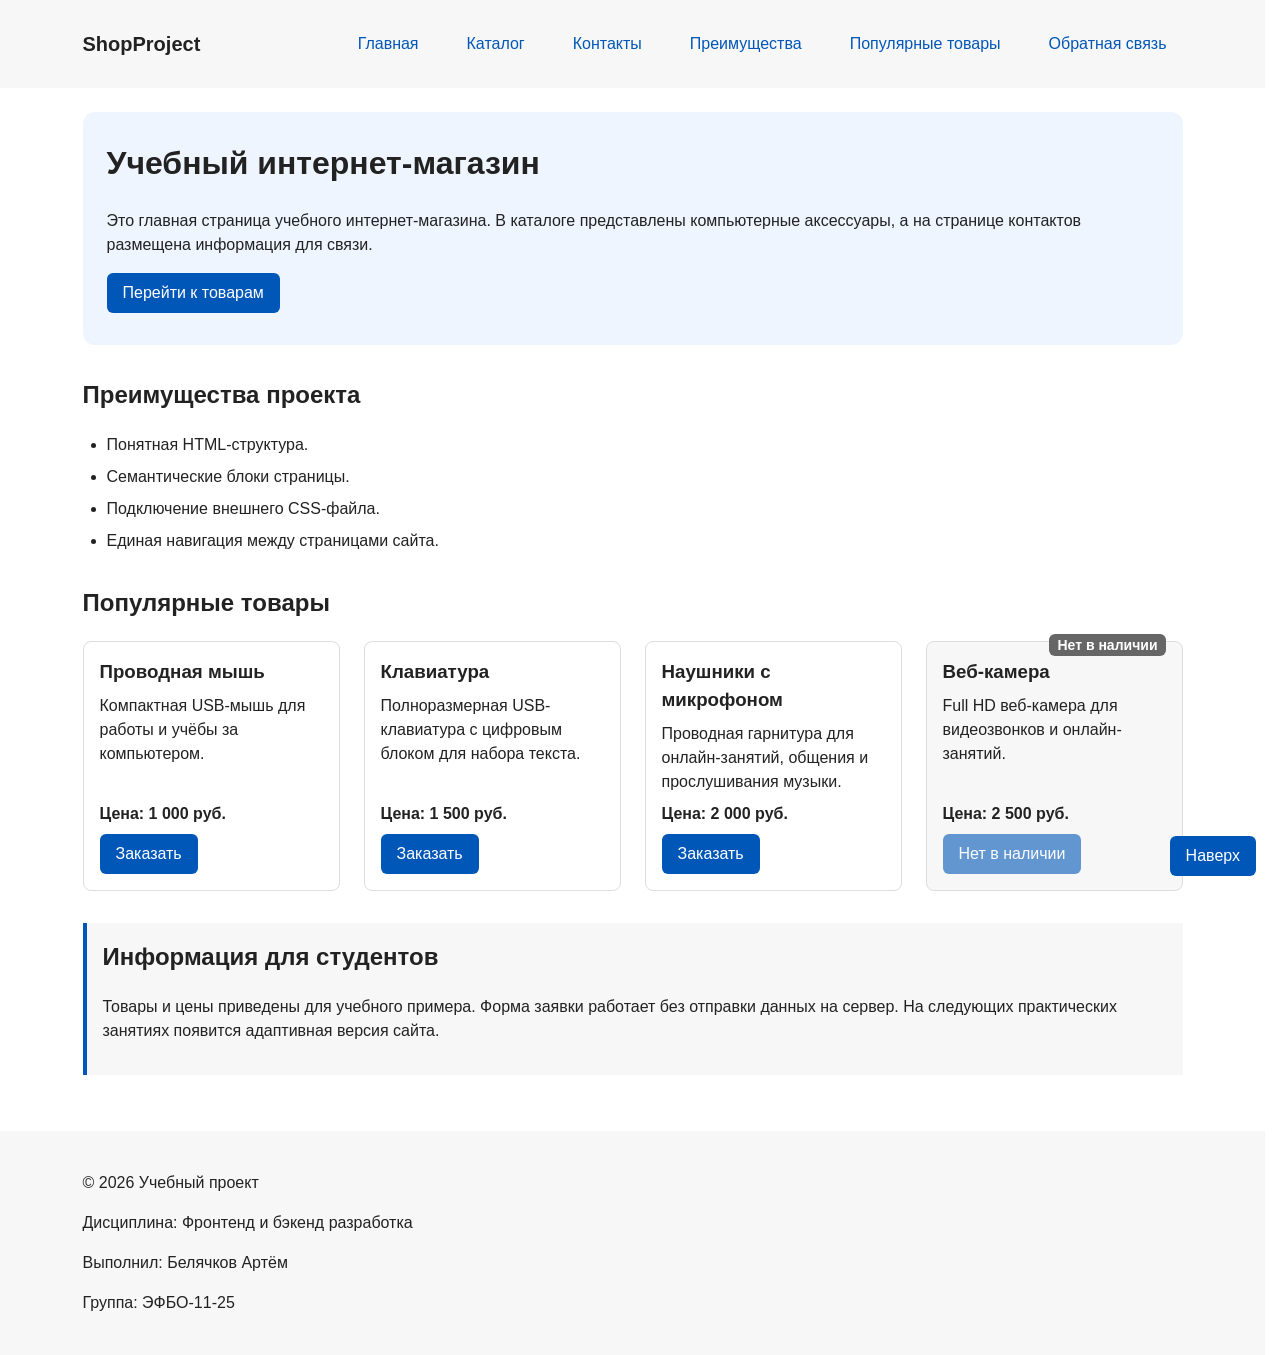
<file: index.html>
<!DOCTYPE html>
<html lang="ru">
<head>
  <meta charset="UTF-8">
  <meta name="viewport" content="width=device-width, initial-scale=1.0">
  <meta name="description" content="Учебный интернет-магазин ShopProject: популярные товары, преимущества проекта и форма заявки.">
  <title>ShopProject - Учебный интернет-магазин</title>
  <link rel="stylesheet" href="css/style.css">
  <script src="js/main.js" defer></script>
</head>
<body>
  <header id="top">
    <div class="site-header">
      <a class="site-logo" href="index.html">ShopProject</a>

      <nav class="site-nav" aria-label="Основная навигация">
        <ul class="site-nav__list">
          <li class="site-nav__item"><a class="site-nav__link" href="index.html" aria-current="page">Главная</a></li>
          <li class="site-nav__item"><a class="site-nav__link" href="catalog.html">Каталог</a></li>
          <li class="site-nav__item"><a class="site-nav__link" href="contacts.html">Контакты</a></li>
          <li class="site-nav__item"><a class="site-nav__link" href="index.html#advantages">Преимущества</a></li>
          <li class="site-nav__item"><a class="site-nav__link" href="index.html#popular">Популярные товары</a></li>
          <li class="site-nav__item"><a class="site-nav__link" href="index.html#contacts">Обратная связь</a></li>
        </ul>
      </nav>
    </div>
  </header>

  <main>
    <section class="hero">
      <h1 class="hero__title">Учебный интернет-магазин</h1>
      <p class="hero__text">
        Это главная страница учебного интернет-магазина.
        В каталоге представлены компьютерные аксессуары,
        а на странице контактов размещена информация для связи.
      </p>
      <a class="button" href="#popular">Перейти к товарам</a>
    </section>

    <section class="section" id="advantages">
      <h2 class="section__title">Преимущества проекта</h2>
      <ul class="advantages-list">
        <li class="advantages-list__item">Понятная HTML-структура.</li>
        <li class="advantages-list__item">Семантические блоки страницы.</li>
        <li class="advantages-list__item">Подключение внешнего CSS-файла.</li>
        <li class="advantages-list__item">Единая навигация между страницами сайта.</li>
      </ul>
    </section>

    <section class="section" id="popular">
      <h2 class="section__title">Популярные товары</h2>

      <div class="products-grid">
        <article class="product-card">
          <h3 class="product-card__title">Проводная мышь</h3>
          <p class="product-card__text">Компактная USB-мышь для работы и учёбы за компьютером.</p>
          <p class="product-card__price">Цена: 1 000 руб.</p>
          <button class="button product-card__button" type="button" data-product="Проводная мышь">
            Заказать
          </button>
        </article>

        <article class="product-card">
          <h3 class="product-card__title">Клавиатура</h3>
          <p class="product-card__text">Полноразмерная USB-клавиатура с цифровым блоком для набора текста.</p>
          <p class="product-card__price">Цена: 1 500 руб.</p>
          <button class="button product-card__button" type="button" data-product="Клавиатура">
            Заказать
          </button>
        </article>

        <article class="product-card">
          <h3 class="product-card__title">Наушники с микрофоном</h3>
          <p class="product-card__text">Проводная гарнитура для онлайн-занятий, общения и прослушивания музыки.</p>
          <p class="product-card__price">Цена: 2 000 руб.</p>
          <button class="button product-card__button" type="button" data-product="Наушники с микрофоном">
            Заказать
          </button>
        </article>

        <article class="product-card product-card--out-of-stock">
          <span class="product-card__badge">Нет в наличии</span>
          <h3 class="product-card__title">Веб-камера</h3>
          <p class="product-card__text">Full HD веб-камера для видеозвонков и онлайн-занятий.</p>
          <p class="product-card__price">Цена: 2 500 руб.</p>
          <button class="button product-card__button" type="button" disabled>
            Нет в наличии
          </button>
        </article>
      </div>
    </section>

    <aside class="aside-info">
      <h2 class="aside-info__title">Информация для студентов</h2>
      <p class="aside-info__text">
        Товары и цены приведены для учебного примера. Форма заявки работает
        без отправки данных на сервер. На следующих практических занятиях
        появится адаптивная версия сайта.
      </p>
    </aside>
  </main>

  <footer id="contacts">
    <div class="site-footer">
      <p>&copy; 2026 Учебный проект</p>
      <p>Дисциплина: Фронтенд и бэкенд разработка</p>
      <p>Выполнил: Белячков Артём</p>
      <p>Группа: ЭФБО-11-25</p>
    </div>
  </footer>

  <a class="button to-top" href="#top">Наверх</a>

  <dialog class="order-dialog" id="order-dialog" aria-labelledby="order-dialog-title">
    <h2 id="order-dialog-title">Оформление заявки</h2>

    <form class="order-form" id="order-form" action="#" method="post" novalidate>
      <input id="selected-product" name="selected-product" type="hidden">

      <div class="form-field">
        <label class="form-field__label" for="order-name">Имя</label>
        <input
          class="form-field__control"
          id="order-name"
          name="name"
          type="text"
          placeholder="Введите ваше имя"
          minlength="2"
          autocomplete="given-name"
          required
        >
      </div>

      <div class="form-field">
        <label class="form-field__label" for="order-email">E-mail</label>
        <input
          class="form-field__control"
          id="order-email"
          name="email"
          type="email"
          placeholder="example@mail.ru"
          autocomplete="email"
          required
        >
      </div>

      <div class="form-field">
        <label class="form-field__label" for="order-phone">Телефон</label>
        <input
          class="form-field__control"
          id="order-phone"
          name="phone"
          type="tel"
          inputmode="tel"
          placeholder="+7 (900) 000-00-00"
          pattern="^\+7 \(\d{3}\) \d{3}-\d{2}-\d{2}$"
          required
        >
        <small class="form-field__hint">Формат: +7 (900) 000-00-00</small>
      </div>

      <div class="form-field">
        <label class="form-field__label" for="order-date">Дата связи</label>
        <input
          class="form-field__control"
          id="order-date"
          name="date"
          type="date"
        >
      </div>

      <div class="form-field">
        <label class="form-field__label" for="order-topic">Тема заявки</label>
        <select class="form-field__control" id="order-topic" name="topic" required>
          <option value="">Выберите тему</option>
          <option value="product">Заказ товара</option>
          <option value="consultation">Консультация</option>
          <option value="delivery">Доставка</option>
        </select>
      </div>

      <div class="form-field">
        <label class="form-field__label" for="order-comment">Комментарий</label>
        <textarea
          class="form-field__control"
          id="order-comment"
          name="comment"
          rows="4"
          placeholder="Укажите дополнительную информацию"
        ></textarea>
      </div>

      <div class="form-field form-field--checkbox">
        <label class="form-field__label">
          <input
            class="form-field__checkbox"
            id="order-agreement"
            name="agreement"
            type="checkbox"
            required
          >
          Я согласен на обработку данных
        </label>
      </div>

      <div class="form-actions">
        <button type="button" id="close-order-dialog">Закрыть</button>
        <button type="submit">Отправить заявку</button>
      </div>
    </form>
  </dialog>

  <p class="success-message" id="success-message" hidden>
    Форма успешно отправлена!
  </p>
</body>
</html>
</file>
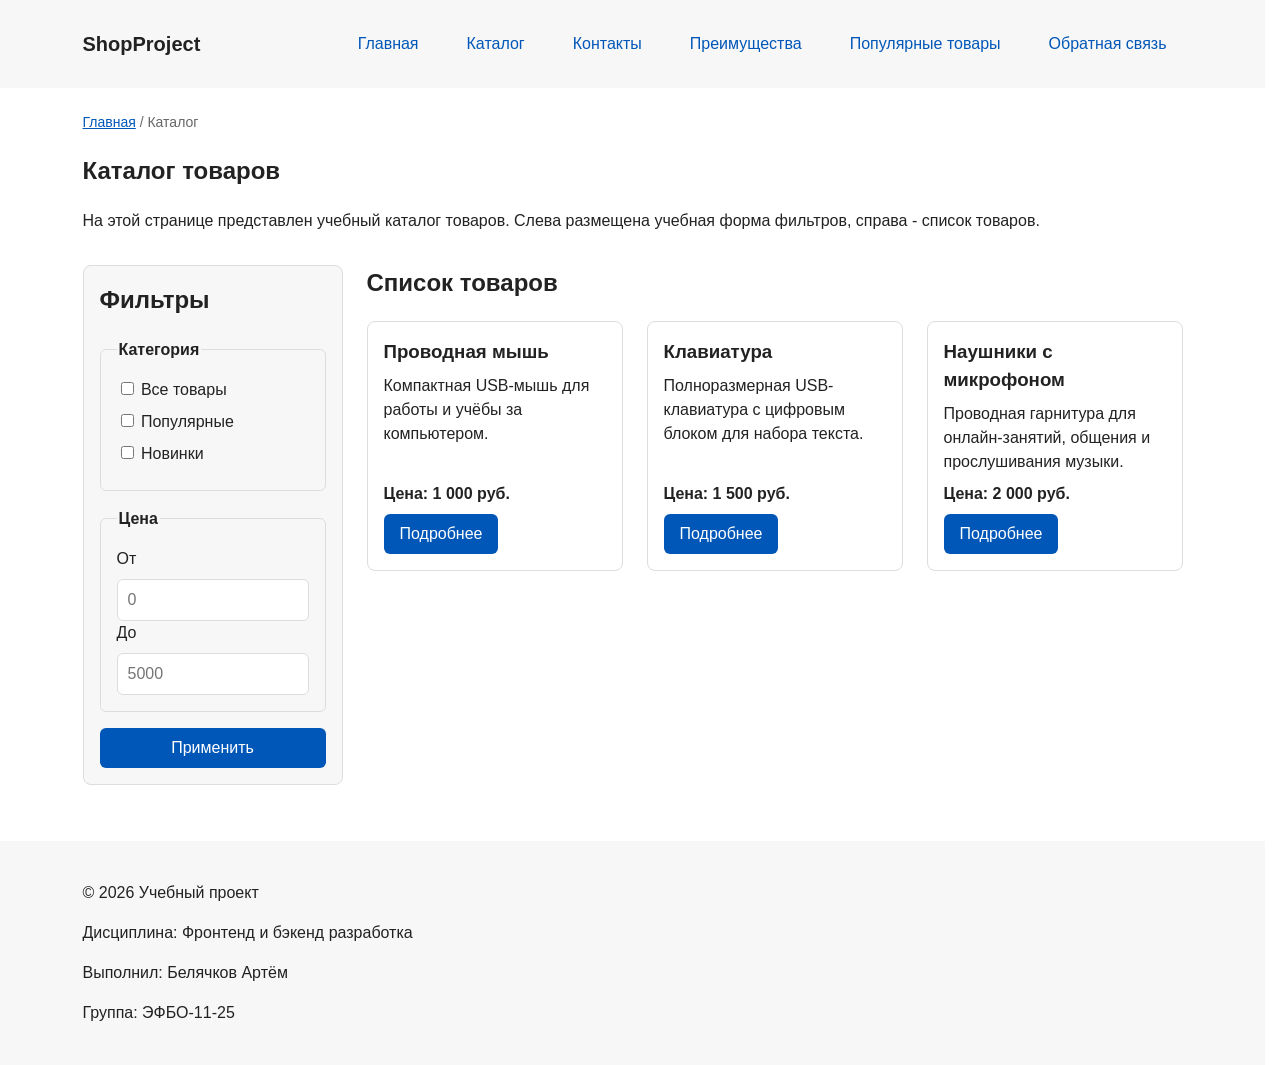
<file: catalog.html>
<!DOCTYPE html>
<html lang="ru">
<head>
  <meta charset="UTF-8">
  <meta name="viewport" content="width=device-width, initial-scale=1.0">
  <meta name="description" content="Каталог компьютерных аксессуаров учебного интернет-магазина ShopProject.">
  <title>Каталог товаров - Учебный интернет-магазин</title>
  <link rel="stylesheet" href="css/style.css">
</head>
<body>
  <header id="top">
    <div class="site-header">
      <a class="site-logo" href="index.html">ShopProject</a>

      <nav class="site-nav" aria-label="Основная навигация">
        <ul class="site-nav__list">
          <li class="site-nav__item"><a class="site-nav__link" href="index.html">Главная</a></li>
          <li class="site-nav__item"><a class="site-nav__link" href="catalog.html" aria-current="page">Каталог</a></li>
          <li class="site-nav__item"><a class="site-nav__link" href="contacts.html">Контакты</a></li>
          <li class="site-nav__item"><a class="site-nav__link" href="index.html#advantages">Преимущества</a></li>
          <li class="site-nav__item"><a class="site-nav__link" href="index.html#popular">Популярные товары</a></li>
          <li class="site-nav__item"><a class="site-nav__link" href="index.html#contacts">Обратная связь</a></li>
        </ul>
      </nav>
    </div>
  </header>

  <main>
    <nav class="breadcrumbs" aria-label="Хлебные крошки">
      <a class="breadcrumbs__link" href="index.html">Главная</a>
      <span class="breadcrumbs__current" aria-current="page">Каталог</span>
    </nav>

    <section class="section">
      <h1>Каталог товаров</h1>
      <p>
        На этой странице представлен учебный каталог товаров.
        Слева размещена учебная форма фильтров, справа - список товаров.
      </p>
    </section>

    <section class="catalog-layout" aria-label="Каталог с фильтрами">
      <aside class="catalog-filters">
        <h2 class="section__title">Фильтры</h2>
        <form class="filters-form" action="#" method="get">
          <fieldset class="filters-form__group">
            <legend class="filters-form__legend">Категория</legend>
            <label class="filters-form__label">
              <input type="checkbox" name="category" value="all">
              Все товары
            </label>
            <label class="filters-form__label">
              <input type="checkbox" name="category" value="popular">
              Популярные
            </label>
            <label class="filters-form__label">
              <input type="checkbox" name="category" value="new">
              Новинки
            </label>
          </fieldset>

          <fieldset class="filters-form__group">
            <legend class="filters-form__legend">Цена</legend>
            <label class="filters-form__label" for="price-from">От</label>
            <input class="filters-form__input" id="price-from" name="price-from" type="number" min="0" placeholder="0">
            <label class="filters-form__label" for="price-to">До</label>
            <input class="filters-form__input" id="price-to" name="price-to" type="number" min="0" placeholder="5000">
          </fieldset>

          <button class="button" type="submit">Применить</button>
        </form>
      </aside>

      <section class="catalog-products">
        <h2 class="section__title">Список товаров</h2>
        <div class="products-grid">
          <article class="product-card">
            <h3 class="product-card__title">Проводная мышь</h3>
            <p class="product-card__text">Компактная USB-мышь для работы и учёбы за компьютером.</p>
            <p class="product-card__price">Цена: 1 000 руб.</p>
            <a class="button product-card__button" href="index.html#popular">Подробнее</a>
          </article>

          <article class="product-card">
            <h3 class="product-card__title">Клавиатура</h3>
            <p class="product-card__text">Полноразмерная USB-клавиатура с цифровым блоком для набора текста.</p>
            <p class="product-card__price">Цена: 1 500 руб.</p>
            <a class="button product-card__button" href="index.html#popular">Подробнее</a>
          </article>

          <article class="product-card">
            <h3 class="product-card__title">Наушники с микрофоном</h3>
            <p class="product-card__text">Проводная гарнитура для онлайн-занятий, общения и прослушивания музыки.</p>
            <p class="product-card__price">Цена: 2 000 руб.</p>
            <a class="button product-card__button" href="index.html#popular">Подробнее</a>
          </article>
        </div>
      </section>
    </section>
  </main>

  <footer id="contacts">
    <div class="site-footer">
      <p>&copy; 2026 Учебный проект</p>
      <p>Дисциплина: Фронтенд и бэкенд разработка</p>
      <p>Выполнил: Белячков Артём</p>
      <p>Группа: ЭФБО-11-25</p>
    </div>
  </footer>
</body>
</html>
</file>
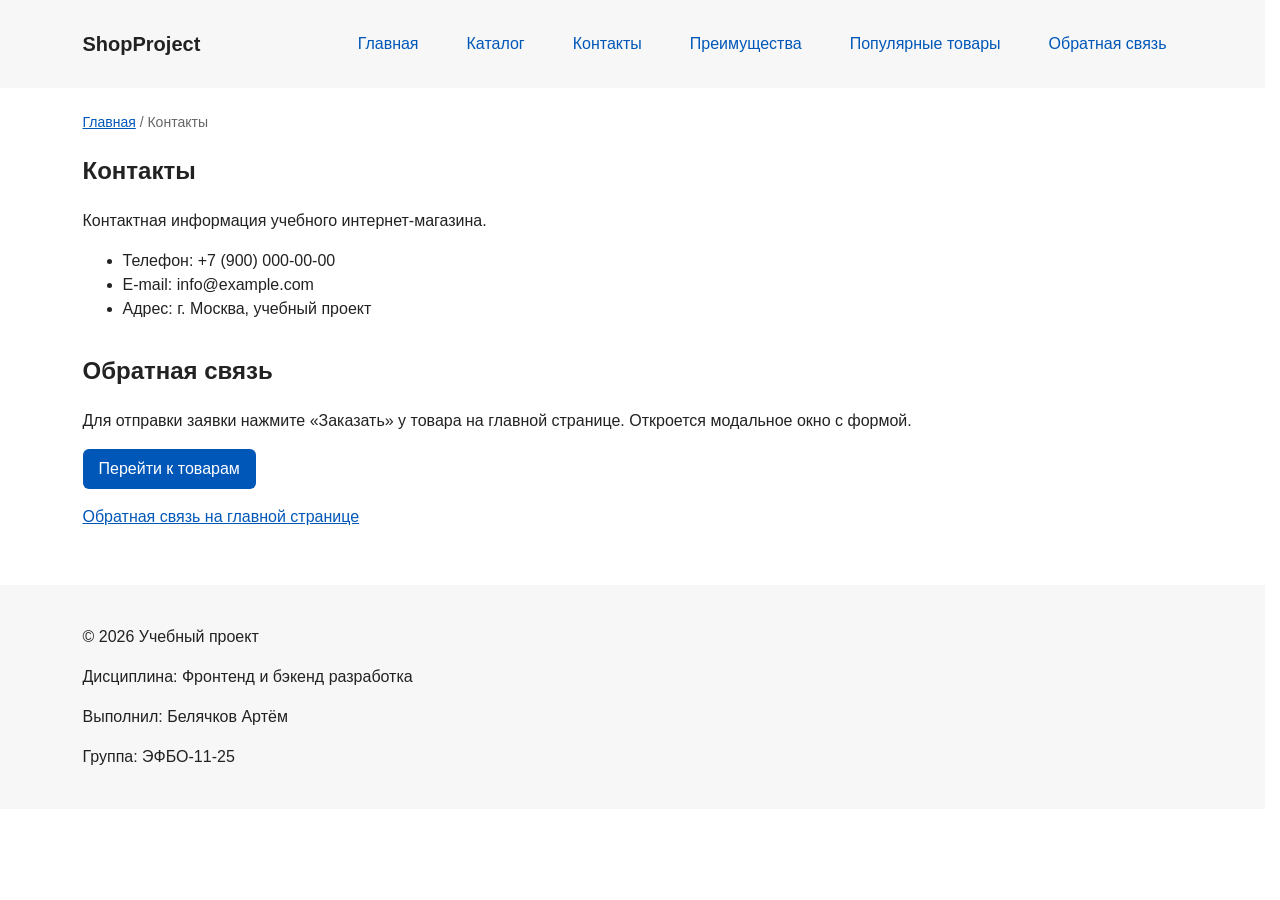
<file: contacts.html>
<!DOCTYPE html>
<html lang="ru">
<head>
  <meta charset="UTF-8">
  <meta name="viewport" content="width=device-width, initial-scale=1.0">
  <meta name="description" content="Контактная информация и обратная связь учебного интернет-магазина ShopProject.">
  <title>Контакты - Учебный интернет-магазин</title>
  <link rel="stylesheet" href="css/style.css">
</head>
<body>
  <header id="top">
    <div class="site-header">
      <a class="site-logo" href="index.html">ShopProject</a>

      <nav class="site-nav" aria-label="Основная навигация">
        <ul class="site-nav__list">
          <li class="site-nav__item"><a class="site-nav__link" href="index.html">Главная</a></li>
          <li class="site-nav__item"><a class="site-nav__link" href="catalog.html">Каталог</a></li>
          <li class="site-nav__item"><a class="site-nav__link" href="contacts.html" aria-current="page">Контакты</a></li>
          <li class="site-nav__item"><a class="site-nav__link" href="index.html#advantages">Преимущества</a></li>
          <li class="site-nav__item"><a class="site-nav__link" href="index.html#popular">Популярные товары</a></li>
          <li class="site-nav__item"><a class="site-nav__link" href="index.html#contacts">Обратная связь</a></li>
        </ul>
      </nav>
    </div>
  </header>

  <main>
    <nav class="breadcrumbs" aria-label="Хлебные крошки">
      <a class="breadcrumbs__link" href="index.html">Главная</a>
      <span class="breadcrumbs__current" aria-current="page">Контакты</span>
    </nav>

    <section class="section">
      <h1>Контакты</h1>
      <p>Контактная информация учебного интернет-магазина.</p>
      <ul>
        <li>Телефон: +7 (900) 000-00-00</li>
        <li>E-mail: info@example.com</li>
        <li>Адрес: г. Москва, учебный проект</li>
      </ul>
    </section>

    <section class="section" id="feedback">
      <h2 class="section__title">Обратная связь</h2>
      <p>
        Для отправки заявки нажмите «Заказать» у товара на главной странице.
        Откроется модальное окно с формой.
      </p>
      <a class="button" href="index.html#popular">Перейти к товарам</a>
      <p><a href="index.html#contacts">Обратная связь на главной странице</a></p>
    </section>
  </main>

  <footer id="contacts">
    <div class="site-footer">
      <p>&copy; 2026 Учебный проект</p>
      <p>Дисциплина: Фронтенд и бэкенд разработка</p>
      <p>Выполнил: Белячков Артём</p>
      <p>Группа: ЭФБО-11-25</p>
    </div>
  </footer>
</body>
</html>
</file>
<file: css/style.css>
/* ===============================
   1. Переменные проекта
   =============================== */

:root {
  /* Основные цвета проекта */
  --color-bg: #ffffff;
  --color-text: #222222;
  --color-muted: #666666;
  --color-primary: #0057b8;
  --color-primary-dark: #003f86;
  --color-border: #dddddd;
  --color-surface: #f7f7f7;
  --color-surface-accent: #eef5ff;
  --color-danger: #b00020;
  --color-success: #168a2f;
  --color-success-bg: #eefaf0;
  --color-white: #ffffff;

  /* Отступы */
  --space-xs: 4px;
  --space-sm: 8px;
  --space-md: 16px;
  --space-lg: 24px;
  --space-xl: 32px;

  /* Скругления */
  --radius-sm: 6px;
  --radius-md: 8px;
  --radius-lg: 12px;

  /* Размеры */
  --container-width: 1100px;
}

/* ===============================
   2. Базовые стили
   =============================== */

/* Ширина элемента включает содержимое, внутренние отступы и рамку. */
* {
  box-sizing: border-box;
}

/*
  Место под полосу прокрутки зарезервировано всегда, поэтому страница
  не сдвигается, когда модальное окно отключает прокрутку.
*/
html {
  scrollbar-gutter: stable;
  scroll-behavior: smooth;
}

:target {
  outline: 2px dashed var(--color-primary);
  outline-offset: 4px;
}

/* Минимальный сброс отступов и наследуемые стили текста. */
body {
  margin: 0;
  font-family: Arial, sans-serif;
  line-height: 1.5;
  color: var(--color-text);
  background-color: var(--color-bg);
}

/* Отступы отделяют содержимое от краёв окна браузера. */
header,
main,
footer {
  padding: var(--space-lg);
}

header,
footer {
  background-color: var(--color-surface);
}

/* ===============================
   3. Общие элементы интерфейса
   =============================== */

a {
  color: var(--color-primary);
}

a:hover {
  color: var(--color-primary-dark);
}

/* Видимый фокус помогает перемещаться по странице клавишей Tab. */
a:focus-visible,
button:focus-visible,
input:focus-visible,
select:focus-visible,
textarea:focus-visible {
  outline: 2px solid var(--color-primary);
  outline-offset: 3px;
}

/* Единое оформление ссылок-кнопок и настоящих кнопок. */
.button {
  display: inline-block;
  padding: var(--space-sm) var(--space-md);
  color: var(--color-white);
  background-color: var(--color-primary);
  text-decoration: none;
  border: none;
  border-radius: var(--radius-sm);
  font: inherit;
  cursor: pointer;
}

/*
  color повторяется специально: у ссылки-кнопки правило a:hover
  сильнее, чем .button, и без этого текст сливается с фоном.
*/
.button:hover {
  color: var(--color-white);
  background-color: var(--color-primary-dark);
}

/* Момент нажатия: кнопка немного уменьшается. */
.button:active {
  transform: scale(0.96);
}

/* Отключённая кнопка приглушена и не реагирует на наведение и нажатие. */
.button:disabled {
  opacity: 0.6;
  cursor: not-allowed;
  background-color: var(--color-primary);
  transform: none;
}

/* ===============================
   4. Компоненты страницы
   =============================== */

/*
  Классы названы по БЭМ: блок (.product-card),
  элемент блока (.product-card__title), модификатор (.product-card--out-of-stock).
  Стили задаются через классы, а не через вложенные теги.
*/

/* Общая ширина и центрирование содержимого шапки и подвала. */
.site-header,
.site-footer {
  max-width: var(--container-width);
  margin: 0 auto;
}

.site-logo {
  font-size: 20px;
  font-weight: bold;
  text-decoration: none;
  color: var(--color-text);
}

/* Flexbox размещает логотип и меню в строку с переносом при нехватке места. */
.site-header {
  display: flex;
  align-items: center;
  justify-content: space-between;
  flex-wrap: wrap;
  gap: var(--space-md);
}

.site-nav__list {
  display: flex;
  flex-wrap: wrap;
  justify-content: center;
  align-items: center;
  gap: var(--space-md);
  padding: 0;
  margin: 0;
  list-style: none;
}

.site-nav__link {
  display: inline-block;
  padding: var(--space-sm) var(--space-md);
  color: var(--color-primary);
  text-decoration: none;
  border-radius: var(--radius-sm);
}

.site-nav__link:hover {
  color: var(--color-white);
  background-color: var(--color-primary);
}

.breadcrumbs {
  max-width: var(--container-width);
  margin: 0 auto var(--space-md);
  font-size: 14px;
  color: var(--color-muted);
}

.breadcrumbs__link {
  color: var(--color-primary);
}

.breadcrumbs__current::before {
  content: " / ";
  color: var(--color-muted);
}

/* Первый экран выделяется светлым фоном и внутренними отступами. */
.hero {
  max-width: var(--container-width);
  margin: 0 auto var(--space-xl);
  padding: var(--space-xl) var(--space-lg);
  background-color: var(--color-surface-accent);
  border-radius: var(--radius-lg);
}

.hero__title {
  margin-top: 0;
  font-size: 32px;
  line-height: 1.2;
}

.section {
  max-width: var(--container-width);
  margin: 0 auto var(--space-xl);
}

.section__title,
.aside-info__title {
  margin-top: 0;
}

.advantages-list {
  padding-left: var(--space-lg);
}

.advantages-list__item {
  margin-bottom: var(--space-sm);
}

/* CSS Grid распределяет карточки по колонкам с учётом ширины контейнера. */
.products-grid {
  display: grid;
  grid-template-columns: repeat(auto-fit, minmax(min(100%, 240px), 1fr));
  gap: var(--space-lg);
}

/* Именованные области размещают фильтры слева, товары справа. */
.catalog-layout {
  max-width: var(--container-width);
  margin: 0 auto var(--space-xl);
  display: grid;
  grid-template-columns: 260px 1fr;
  grid-template-areas: "filters products";
  gap: var(--space-lg);
}

.catalog-filters {
  grid-area: filters;
  padding: var(--space-md);
  border: 1px solid var(--color-border);
  border-radius: var(--radius-md);
  background-color: var(--color-surface);
}

.catalog-products {
  grid-area: products;
}

.filters-form {
  display: grid;
  gap: var(--space-md);
}

.filters-form__group {
  margin: 0;
  padding: var(--space-md);
  border: 1px solid var(--color-border);
  border-radius: var(--radius-sm);
}

.filters-form__legend {
  font-weight: 700;
}

.filters-form__label {
  display: block;
  margin-bottom: var(--space-sm);
}

.filters-form__input {
  width: 100%;
  padding: 8px 10px;
  border: 1px solid var(--color-border);
  border-radius: var(--radius-sm);
  font: inherit;
}

/*
  position: relative оставляет карточку на месте, но делает её
  точкой отсчёта для бейджа с position: absolute.
*/
.product-card {
  position: relative;
  display: flex;
  flex-direction: column;
  gap: var(--space-sm);
  padding: var(--space-md);
  border: 1px solid var(--color-border);
  border-radius: var(--radius-md);
  background-color: var(--color-bg);
}

.product-card:hover {
  border-color: var(--color-primary);
}

/*
  Бейдж убран из обычного потока и посажен на верхнюю рамку карточки справа.
  top и right отсчитываются от карточки, потому что у неё position: relative.
  Отрицательный top выводит бейдж за край карточки, поэтому он не
  наезжает на заголовок даже на узком экране.
*/
.product-card__badge {
  position: absolute;
  top: calc(var(--space-sm) * -1);
  right: var(--space-md);
  padding: var(--space-xs) var(--space-sm);
  color: var(--color-white);
  background-color: var(--color-muted);
  border-radius: var(--radius-sm);
  font-size: 14px;
  font-weight: bold;
  line-height: 1;
}

/* Модификатор блока: карточка товара без наличия выделена серым фоном. */
.product-card--out-of-stock {
  background-color: var(--color-surface);
}

.product-card__title,
.product-card__text {
  margin: 0;
}

.product-card__price {
  margin-top: auto;
  margin-bottom: 0;
  font-weight: bold;
}

.product-card__button {
  align-self: flex-start;
}

/* Вспомогательная информация выделена фоном и левой рамкой. */
.aside-info {
  max-width: var(--container-width);
  margin: 0 auto var(--space-xl);
  padding: var(--space-md);
  border-left: 4px solid var(--color-primary);
  background-color: var(--color-surface);
}

/*
  Кнопка «Наверх» закреплена относительно окна браузера:
  при прокрутке она остаётся в правом нижнем углу экрана.
  z-index поднимает её над карточками, у которых есть position.
*/
.to-top {
  position: fixed;
  right: var(--space-lg);
  bottom: var(--space-lg);
  z-index: 10;
}

/* ===============================
   5. Форма и модальное окно
   =============================== */

/*
  Модальное окно.
  Элемент dialog сам умеет открываться поверх страницы.
*/
.order-dialog {
  width: min(100% - 32px, 560px);
  padding: var(--space-lg);
  border: none;
  border-radius: var(--radius-lg);
}

/* Затемнение фона за модальным окном. */
.order-dialog::backdrop {
  background-color: rgba(0, 0, 0, 0.5);
}

/*
  Пока модальное окно открыто (у dialog есть атрибут open),
  страница под ним не прокручивается.
*/
body:has(.order-dialog[open]) {
  overflow: hidden;
}

/* Каждый блок формы получает нижний отступ. */
.form-field {
  margin-bottom: var(--space-md);
}

.form-field__label {
  display: block;
  margin-bottom: var(--space-xs);
}

.form-field__control {
  width: 100%;
  padding: 10px 12px;
  border: 1px solid var(--color-border);
  border-radius: var(--radius-sm);
  font: inherit;
}

/* Подсказка под полем телефона. */
.form-field__hint {
  display: block;
  margin-top: var(--space-xs);
  color: var(--color-muted);
}

.form-field__control:hover {
  border-color: var(--color-primary);
}

/* Поле в фокусе (после щелчка мышью или клавиши Tab) выделяется фоном. */
.form-field__control:focus {
  background-color: var(--color-surface-accent);
}

/*
  Подсветка ошибочных полей. Атрибут aria-invalid добавляет JavaScript.
  Селектор такой же силы, как у :hover, и стоит после него,
  поэтому красная рамка не перебивается обычной и синей.
*/
.form-field__control[aria-invalid="true"] {
  border-color: var(--color-danger);
}

/* Кнопки формы. */
.form-actions {
  display: flex;
  gap: var(--space-md);
  margin-top: var(--space-lg);
}

/* Сообщение об успешной отправке. */
.success-message {
  max-width: var(--container-width);
  margin: var(--space-lg) auto;
  padding: var(--space-md);
  border-left: 4px solid var(--color-success);
  background-color: var(--color-success-bg);
}
</file>
